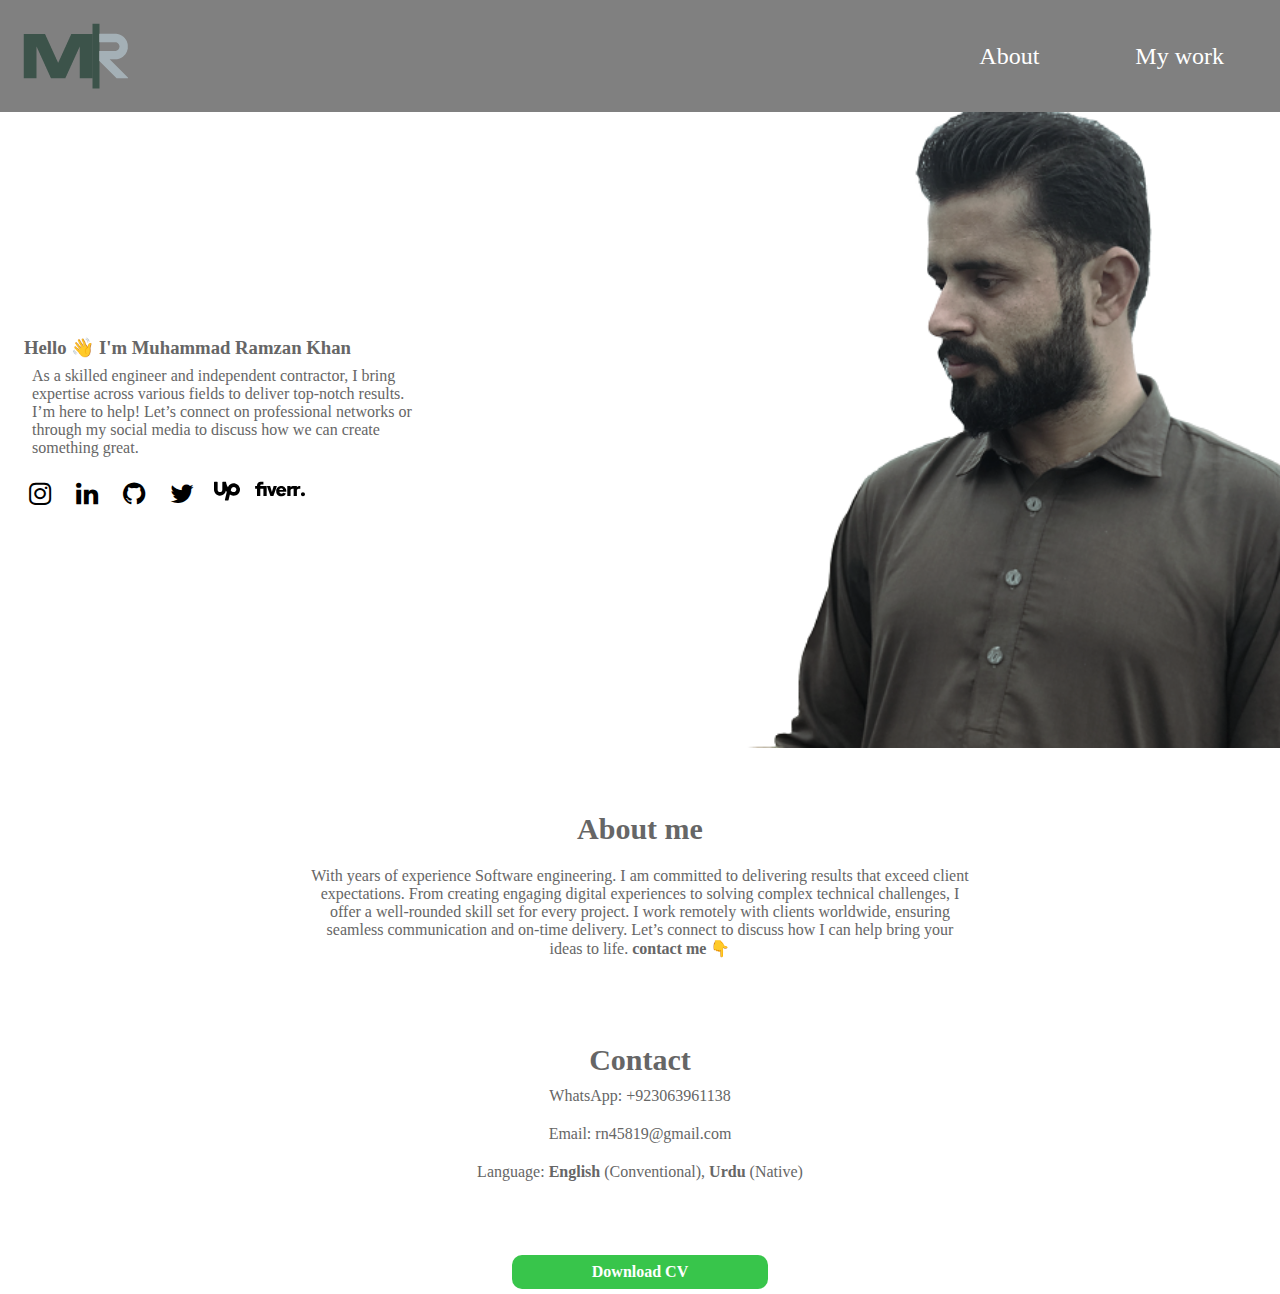
<file: index.html>
<!DOCTYPE html>
<html lang="en">

<head>
  <meta charset="UTF-8" />
  <meta http-equiv="X-UA-Compatible" content="IE=edge" />
  <meta name="viewport" content="width=device-width, initial-scale=1.0" />
  <link rel="stylesheet" href="./css/portfolio.css" />
  <link rel="stylesheet" href="https://cdnjs.cloudflare.com/ajax/libs/font-awesome/4.7.0/css/font-awesome.min.css" />
  <title>MRK</title>
  <link rel="shortcut icon" href="./image/RamanLogo.png" type="image/x-icon" />

  <meta property="og:title" content="Muhammad Ramzan Khan" />
  <meta property="og:image" content="./image/business card.png" />
  <meta property="og:url" content="https://ramzan1813.github.io/MY-Protfolio/" />
  <meta property="og:site_name" content="ramzankhan.tk" />
  <meta property="og:description" content="" />
  <meta name="twitter:title" content="Ramzan Niazi" />
  <meta name="twitter:image" content="" />
  <meta name="twitter:url" content="" />
  <meta name="twitter:card" content="" />

  <!-- <link rel="stylesheet" href="https://fontawesome.com/v4/icons/" /> -->

  <meta name="viewport" content="width=device-width, initial-scale=1" />
  <meta name="description" content="freelancer portfolio website" />
  <meta name="keywords"
    content="portfolio, freelancer,Muhammad Ramzan Khan,Ramzan Niazi, Ramzan Khan, portfolio developer, website developer,business card designer" />
  <meta name="author" content="Muhammad Ramzan Khan" />
</head>

<body>
  <nav class="nav">
    <img class="logo" src="./image/RamanLogo.png" alt="logo" />
    <ul>
      <li>
        <a href="#about">About</a>
      </li>
      <li>
        <a href="./work.html">My work</a>
      </li>
      <!-- <li><a href="#contact">Contact</a></li>
      <li><a href="./privacy.html">privacy</a></li> -->
    </ul>
  </nav>
  <section class="body">
    <section class="hero">
      <div class="intro">
        <!-- <div class="hero-container"> -->
          <h3>Hello <span>👋</span> <span>I'm Muhammad Ramzan Khan </span></h3>
          <p>
            As a skilled engineer and independent contractor, I bring expertise across various fields to deliver top-notch results. I’m here to help! Let’s connect on professional networks or through my social media to discuss how we can create something great.
          </p>
          
        <!-- </div> -->
        <div class="icons">
          <a href="https://www.instagram.com/ramzan.1813"><i class="fa fa-instagram"> </i></a>
          <a href="https://www.linkedin.com/in/ramzan-niazi-318358167/"><i class="fa fa-linkedin"> </i></a>
          <a href="https://github.com/ramzan1813">
            <i class="fa fa-github"> </i></a>
          <a href="https://twitter.com/RamzanNiazi85"><i class="fa fa-twitter"> </i></a>
          <!-- upwork -->
          <a href="https://www.upwork.com/freelancers/~01b09c96ef73072890"><svg class="fiverr"
              xmlns="http://www.w3.org/2000/svg" x="0px" y="0px" width="26" height="26" viewBox="0 0 50 50">
              <path
                d="M 1 9 C 0.448 9 0 9.448 0 10 L 0 24.115234 C 0 30.276234 4.6829844 35.631469 10.833984 35.980469 C 16.730984 36.314469 21.747875 32.176391 22.796875 26.650391 C 23.366875 27.420391 23.94625 28.135969 24.53125 28.792969 L 21.001953 43.771484 C 20.932953 44.069484 21.002406 44.380094 21.191406 44.621094 C 21.382406 44.859094 21.670563 45 21.976562 45 L 27.095703 45 C 27.559703 45 27.959406 44.687328 28.066406 44.236328 C 28.687406 41.615328 29.660969 37.508156 30.542969 33.785156 L 31.453125 34.3125 C 33.618125 35.4335 35.815 36 38 36 C 45.192 36 50.926 29.641 49.875 22.25 C 49.179 17.354 45.414078 13.318344 40.580078 12.277344 C 34.951078 11.064344 29.525359 13.949141 27.193359 18.744141 C 27.193359 18.744141 26.934562 19.318578 26.726562 19.892578 C 25.076563 17.046578 24.107609 14.094078 23.599609 11.955078 C 23.414609 11.175078 23.137469 9.762875 23.105469 9.671875 C 22.966469 9.268875 22.589109 9 22.162109 9 L 17 9 C 16.448 9 16 9.448 16 10 L 16 24.300781 C 16 26.649781 14.287219 28.750516 11.949219 28.978516 C 9.2672187 29.240516 7 27.13 7 24.5 L 7 10 C 7 9.448 6.552 9 6 9 L 1 9 z M 38 19 C 40.757 19 43 21.243 43 24 C 43 26.757 40.757 29 38 29 C 35.775 29 33.713531 27.658281 32.269531 26.488281 C 32.796531 24.263281 33.15025 22.773047 33.15625 22.748047 C 33.72425 20.541047 35.717 19 38 19 z">
              </path>
            </svg></a>

          <!-- fiverr -->
          <a href="https://www.fiverr.com/ramzan1813"><svg xmlns="http://www.w3.org/2000/svg" x="0px" y="0px" width="50"
              height="50" viewBox="0 0 24 24" class="fiverr">
              <path
                d="M20.112 10.776v-.738h-1.401l-.616-.011c-.526 0-.886.346-1.027.749v-.738h-1.568v4.787h1.568v-1.026V12.21c0-.477.387-.864.864-.864h.611v3.48h1.568v-1.026V12.21c0-.477.387-.864.864-.864h.779v-1.308l-.616-.011C20.613 10.027 20.254 10.374 20.112 10.776zM8.952 10.138L8.111 12.905 7.269 10.138 5.701 10.138 7.405 14.925 7.496 14.925 8.725 14.925 8.817 14.925 10.52 10.138zM2.544 10.138V9.819c0-.279.227-.506.506-.506h.99V8H2.68C1.739 8 .976 8.763.976 9.704v.434H.059v1.269h.917v3.518h1.568v-3.518H4.04v3.518h1.568v-3.518-1.269H4.04 2.544zM12.695 10.074h-.191c-1.285 0-2.326 1.041-2.326 2.326v.263c0 1.285 1.041 2.326 2.326 2.326h.424c.88 0 1.633-.543 1.942-1.312l-1.383-.404c0 0-.166.474-.742.474-.651 0-.997-.357-1.042-.761h0v-.002c-.003-.029-.005-.059-.005-.089h1.769 1.555V12.4C15.021 11.115 13.98 10.074 12.695 10.074zM11.699 11.972c.019-.43.373-.774.808-.774h.15c.435 0 .789.343.808.774H11.699zM23.025 13.086c-.539 0-.975.437-.975.975 0 .539.437.975.975.975.539 0 .975-.437.975-.975C24 13.522 23.563 13.086 23.025 13.086z">
              </path>
            </svg></a>
        </div>
      </div>
      <figure>
        <img src="image/profile for portfolio 01.png" alt="" sizes="" srcset="" width="700" height="800" />
      </figure>
    </section>
    <!-- about section -->
    <section id="about" class="project">
      <div class="project-info">
        <h1>About me</h1>
        <p>
          With years of experience Software engineering. I am committed to delivering results that exceed client
          expectations. From creating engaging digital experiences to solving complex technical challenges, I offer a well-rounded
          skill set for every project. I work remotely with clients worldwide, ensuring seamless communication and on-time
          delivery. Let’s connect to discuss how I can help bring your ideas to life.
          <b> contact me 👇</b>
        </p>
      </div>
    </section>

    <!-- content -->
    <section id="contact" class="contact">
      <div class="contact-info">
        <h1>Contact</h1>
        <p>WhatsApp: <span>+923063961138</span></p>
        <p>Email: <span>rn45819@gmail.com</span></p>

        <p>Language: <b>English</b> (Conventional), <b>Urdu</b> (Native)</p>
      </div>
    </section>
    <section class="contact btn-a">
      <a onclick="downloadCV()">Download CV</a>
    </section>
  </section>
  <script>
    function downloadCV() {
      const link = document.createElement('a');
      link.href = 'documents/MRK CDE one year.pdf';
      link.download = 'Muhammad_Ramzan_Khan_CV.pdf';
      link.click();
    }
  </script>
</body>

</html>
</file>
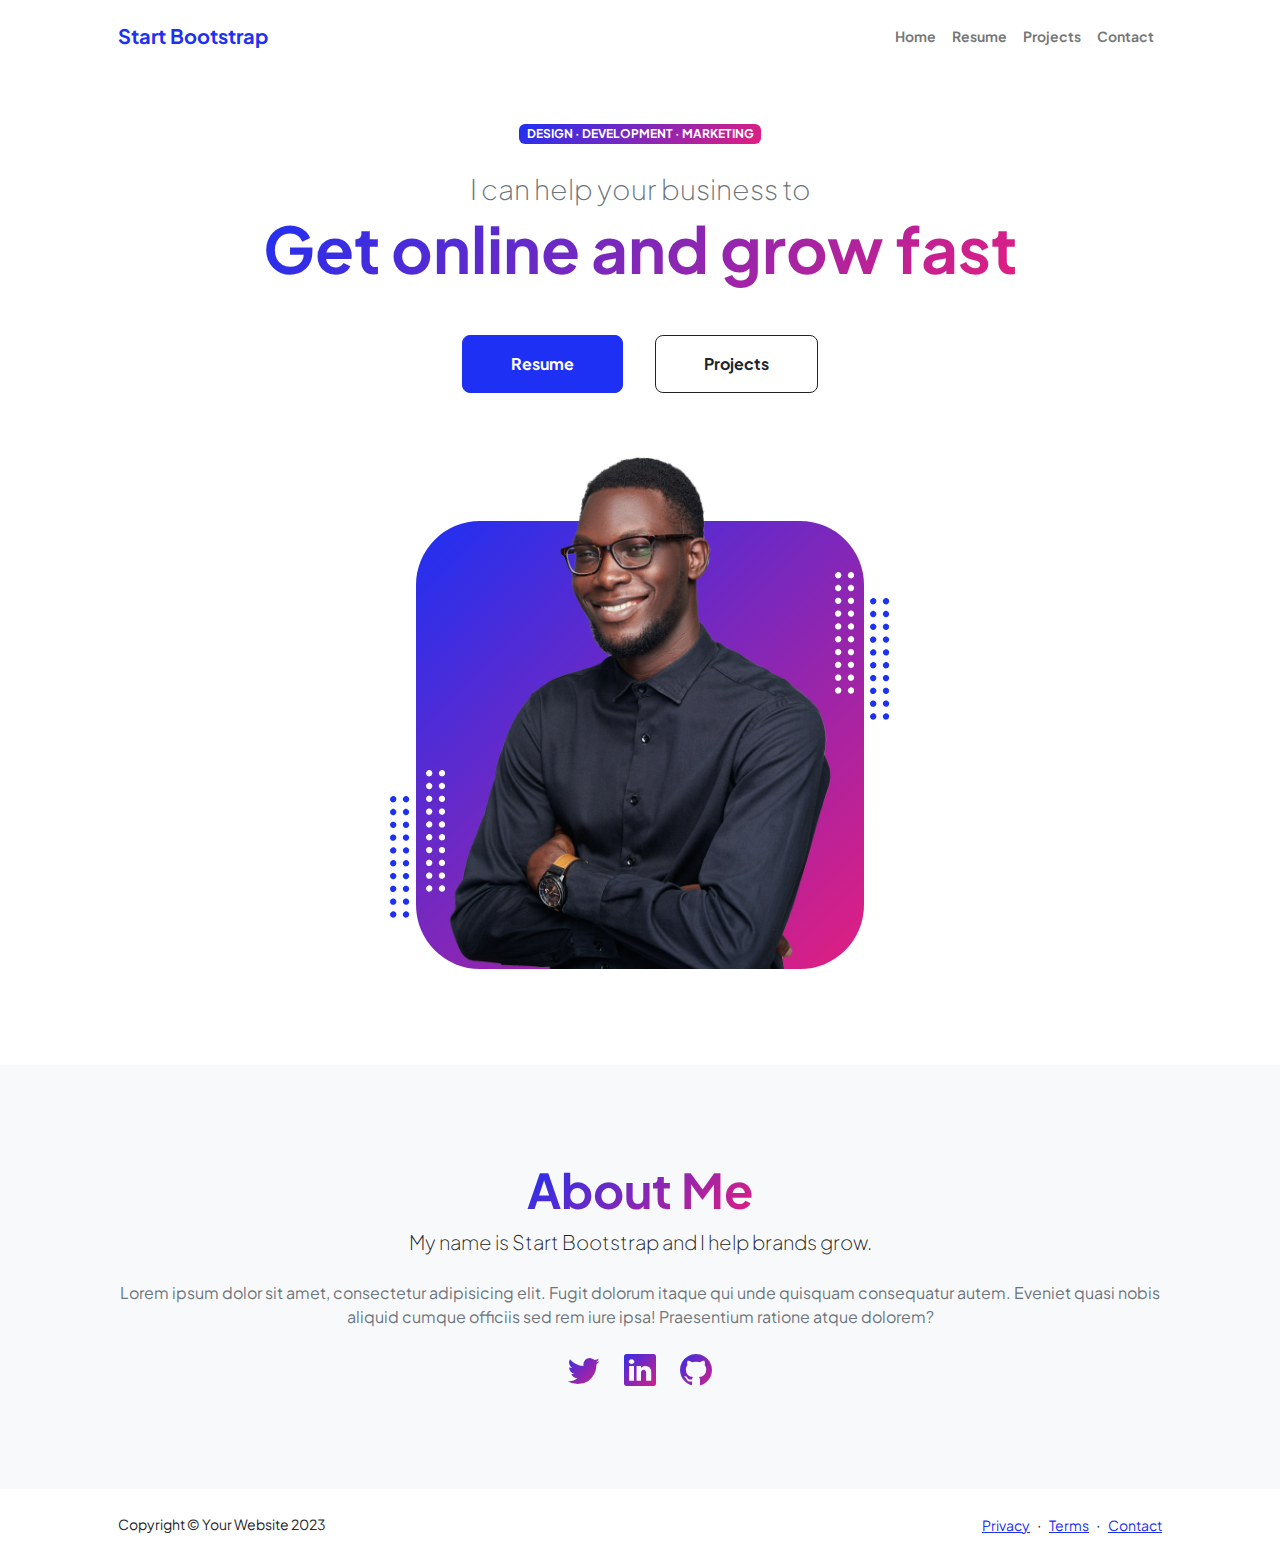
<file: dist/index.html>
<!DOCTYPE html>
<html lang="en">
    <head>
        <meta charset="utf-8" />
        <meta name="viewport" content="width=device-width, initial-scale=1, shrink-to-fit=no" />
        <meta name="description" content="" />
        <meta name="author" content="" />
        <title>Personal - Start Bootstrap Theme</title>
        <!-- Favicon-->
        <link rel="icon" type="image/x-icon" href="assets/favicon.ico" />
        <!-- Custom Google font-->
        <link rel="preconnect" href="https://fonts.googleapis.com" />
        <link rel="preconnect" href="https://fonts.gstatic.com" crossorigin />
        <link href="https://fonts.googleapis.com/css2?family=Plus+Jakarta+Sans:wght@100;200;300;400;500;600;700;800;900&amp;display=swap" rel="stylesheet" />
        <!-- Bootstrap icons-->
        <link href="https://cdn.jsdelivr.net/npm/bootstrap-icons@1.8.1/font/bootstrap-icons.css" rel="stylesheet" />
        <!-- Core theme CSS (includes Bootstrap)-->
        <link href="css/styles.css" rel="stylesheet" />
    </head>
    <body class="d-flex flex-column h-100">
        <main class="flex-shrink-0">
            <!-- Navigation-->
            <nav class="navbar navbar-expand-lg navbar-light bg-white py-3">
                <div class="container px-5">
                    <a class="navbar-brand" href="index.html"><span class="fw-bolder text-primary">Start Bootstrap</span></a>
                    <button class="navbar-toggler" type="button" data-bs-toggle="collapse" data-bs-target="#navbarSupportedContent" aria-controls="navbarSupportedContent" aria-expanded="false" aria-label="Toggle navigation"><span class="navbar-toggler-icon"></span></button>
                    <div class="collapse navbar-collapse" id="navbarSupportedContent">
                        <ul class="navbar-nav ms-auto mb-2 mb-lg-0 small fw-bolder">
                            <li class="nav-item"><a class="nav-link" href="index.html">Home</a></li>
                            <li class="nav-item"><a class="nav-link" href="resume.html">Resume</a></li>
                            <li class="nav-item"><a class="nav-link" href="projects.html">Projects</a></li>
                            <li class="nav-item"><a class="nav-link" href="contact.html">Contact</a></li>
                        </ul>
                    </div>
                </div>
            </nav>
            <!-- Header-->
            <header class="py-5">
                <div class="container px-5 pb-5">
                    <div class="row gx-5 align-items-center">
                        <div class="col-xxl-5">
                            <!-- Header text content-->
                            <div class="text-center text-xxl-start">
                                <div class="badge bg-gradient-primary-to-secondary text-white mb-4"><div class="text-uppercase">Design &middot; Development &middot; Marketing</div></div>
                                <div class="fs-3 fw-light text-muted">I can help your business to</div>
                                <h1 class="display-3 fw-bolder mb-5"><span class="text-gradient d-inline">Get online and grow fast</span></h1>
                                <div class="d-grid gap-3 d-sm-flex justify-content-sm-center justify-content-xxl-start mb-3">
                                    <a class="btn btn-primary btn-lg px-5 py-3 me-sm-3 fs-6 fw-bolder" href="resume.html">Resume</a>
                                    <a class="btn btn-outline-dark btn-lg px-5 py-3 fs-6 fw-bolder" href="projects.html">Projects</a>
                                </div>
                            </div>
                        </div>
                        <div class="col-xxl-7">
                            <!-- Header profile picture-->
                            <div class="d-flex justify-content-center mt-5 mt-xxl-0">
                                <div class="profile bg-gradient-primary-to-secondary">
                                    <!-- TIP: For best results, use a photo with a transparent background like the demo example below-->
                                    <!-- Watch a tutorial on how to do this on YouTube (link)-->
                                    <img class="profile-img" src="assets/profile.png" alt="..." />
                                    <div class="dots-1">
                                        <!-- SVG Dots-->
                                        <svg version="1.1" xmlns="http://www.w3.org/2000/svg" xmlns:xlink="http://www.w3.org/1999/xlink" x="0px" y="0px" viewBox="0 0 191.6 1215.4" style="enable-background: new 0 0 191.6 1215.4" xml:space="preserve">
                                            <g transform="translate(0.000000,1280.000000) scale(0.100000,-0.100000)">
                                                <path d="M227.7,12788.6c-105-35-200-141-222-248c-43-206,163-412,369-369c155,32,275,190,260,339c-11,105-90,213-190,262        C383.7,12801.6,289.7,12808.6,227.7,12788.6z"></path>
                                                <path d="M1507.7,12788.6c-151-50-253-216-222-362c25-119,136-230,254-255c194-41,395,142,375,339c-11,105-90,213-190,262        C1663.7,12801.6,1569.7,12808.6,1507.7,12788.6z"></path>
                                                <path d="M227.7,11508.6c-105-35-200-141-222-248c-43-206,163-412,369-369c155,32,275,190,260,339c-11,105-90,213-190,262        C383.7,11521.6,289.7,11528.6,227.7,11508.6z"></path>
                                                <path d="M1507.7,11508.6c-151-50-253-216-222-362c25-119,136-230,254-255c194-41,395,142,375,339c-11,105-90,213-190,262        C1663.7,11521.6,1569.7,11528.6,1507.7,11508.6z"></path>
                                                <path d="M227.7,10228.6c-105-35-200-141-222-248c-43-206,163-412,369-369c155,32,275,190,260,339c-11,105-90,213-190,262        C383.7,10241.6,289.7,10248.6,227.7,10228.6z"></path>
                                                <path d="M1507.7,10228.6c-105-35-200-141-222-248c-43-206,163-412,369-369c155,32,275,190,260,339c-11,105-90,213-190,262        C1663.7,10241.6,1569.7,10248.6,1507.7,10228.6z"></path>
                                                <path d="M227.7,8948.6c-105-35-200-141-222-248c-43-206,163-412,369-369c155,32,275,190,260,339c-11,105-90,213-190,262        C383.7,8961.6,289.7,8968.6,227.7,8948.6z"></path>
                                                <path d="M1507.7,8948.6c-105-35-200-141-222-248c-43-206,163-412,369-369c155,32,275,190,260,339c-11,105-90,213-190,262        C1663.7,8961.6,1569.7,8968.6,1507.7,8948.6z"></path>
                                                <path d="M227.7,7668.6c-105-35-200-141-222-248c-43-206,163-412,369-369c155,32,275,190,260,339c-11,105-90,213-190,262        C383.7,7681.6,289.7,7688.6,227.7,7668.6z"></path>
                                                <path d="M1507.7,7668.6c-105-35-200-141-222-248c-43-206,163-412,369-369c155,32,275,190,260,339c-11,105-90,213-190,262        C1663.7,7681.6,1569.7,7688.6,1507.7,7668.6z"></path>
                                                <path d="M227.7,6388.6c-105-35-200-141-222-248c-43-206,163-412,369-369c155,32,275,190,260,339c-11,105-90,213-190,262        C383.7,6401.6,289.7,6408.6,227.7,6388.6z"></path>
                                                <path d="M1507.7,6388.6c-105-35-200-141-222-248c-43-206,163-412,369-369c155,32,275,190,260,339c-11,105-90,213-190,262        C1663.7,6401.6,1569.7,6408.6,1507.7,6388.6z"></path>
                                                <path d="M227.7,5108.6c-105-35-200-141-222-248c-43-206,163-412,369-369c155,32,275,190,260,339c-11,105-90,213-190,262        C383.7,5121.6,289.7,5128.6,227.7,5108.6z"></path>
                                                <path d="M1507.7,5108.6c-105-35-200-141-222-248c-43-206,163-412,369-369c155,32,275,190,260,339c-11,105-90,213-190,262        C1663.7,5121.6,1569.7,5128.6,1507.7,5108.6z"></path>
                                                <path d="M227.7,3828.6c-105-35-200-141-222-248c-43-206,163-412,369-369c155,32,275,190,260,339c-11,105-90,213-190,262        C383.7,3841.6,289.7,3848.6,227.7,3828.6z"></path>
                                                <path d="M1507.7,3828.6c-105-35-200-141-222-248c-43-206,163-412,369-369c155,32,275,190,260,339c-11,105-90,213-190,262        C1663.7,3841.6,1569.7,3848.6,1507.7,3828.6z"></path>
                                                <path d="M227.7,2548.6c-105-35-200-141-222-248c-43-206,163-412,369-369c155,32,275,190,260,339c-11,105-90,213-190,262        C383.7,2561.6,289.7,2568.6,227.7,2548.6z"></path>
                                                <path d="M1507.7,2548.6c-105-35-200-141-222-248c-43-206,163-412,369-369c155,32,275,190,260,339c-11,105-90,213-190,262        C1663.7,2561.6,1569.7,2568.6,1507.7,2548.6z"></path>
                                                <path d="M227.7,1268.6c-105-35-200-141-222-248c-43-206,163-412,369-369c155,32,275,190,260,339c-11,105-90,213-190,262        C383.7,1281.6,289.7,1288.6,227.7,1268.6z"></path>
                                                <path d="M1507.7,1268.6c-105-35-200-141-222-248c-43-206,163-412,369-369c155,32,275,190,260,339c-11,105-90,213-190,262        C1663.7,1281.6,1569.7,1288.6,1507.7,1268.6z"></path>
                                            </g>
                                        </svg>
                                        <!-- END of SVG dots-->
                                    </div>
                                    <div class="dots-2">
                                        <!-- SVG Dots-->
                                        <svg version="1.1" xmlns="http://www.w3.org/2000/svg" xmlns:xlink="http://www.w3.org/1999/xlink" x="0px" y="0px" viewBox="0 0 191.6 1215.4" style="enable-background: new 0 0 191.6 1215.4" xml:space="preserve">
                                            <g transform="translate(0.000000,1280.000000) scale(0.100000,-0.100000)">
                                                <path d="M227.7,12788.6c-105-35-200-141-222-248c-43-206,163-412,369-369c155,32,275,190,260,339c-11,105-90,213-190,262        C383.7,12801.6,289.7,12808.6,227.7,12788.6z"></path>
                                                <path d="M1507.7,12788.6c-151-50-253-216-222-362c25-119,136-230,254-255c194-41,395,142,375,339c-11,105-90,213-190,262        C1663.7,12801.6,1569.7,12808.6,1507.7,12788.6z"></path>
                                                <path d="M227.7,11508.6c-105-35-200-141-222-248c-43-206,163-412,369-369c155,32,275,190,260,339c-11,105-90,213-190,262        C383.7,11521.6,289.7,11528.6,227.7,11508.6z"></path>
                                                <path d="M1507.7,11508.6c-151-50-253-216-222-362c25-119,136-230,254-255c194-41,395,142,375,339c-11,105-90,213-190,262        C1663.7,11521.6,1569.7,11528.6,1507.7,11508.6z"></path>
                                                <path d="M227.7,10228.6c-105-35-200-141-222-248c-43-206,163-412,369-369c155,32,275,190,260,339c-11,105-90,213-190,262        C383.7,10241.6,289.7,10248.6,227.7,10228.6z"></path>
                                                <path d="M1507.7,10228.6c-105-35-200-141-222-248c-43-206,163-412,369-369c155,32,275,190,260,339c-11,105-90,213-190,262        C1663.7,10241.6,1569.7,10248.6,1507.7,10228.6z"></path>
                                                <path d="M227.7,8948.6c-105-35-200-141-222-248c-43-206,163-412,369-369c155,32,275,190,260,339c-11,105-90,213-190,262        C383.7,8961.6,289.7,8968.6,227.7,8948.6z"></path>
                                                <path d="M1507.7,8948.6c-105-35-200-141-222-248c-43-206,163-412,369-369c155,32,275,190,260,339c-11,105-90,213-190,262        C1663.7,8961.6,1569.7,8968.6,1507.7,8948.6z"></path>
                                                <path d="M227.7,7668.6c-105-35-200-141-222-248c-43-206,163-412,369-369c155,32,275,190,260,339c-11,105-90,213-190,262        C383.7,7681.6,289.7,7688.6,227.7,7668.6z"></path>
                                                <path d="M1507.7,7668.6c-105-35-200-141-222-248c-43-206,163-412,369-369c155,32,275,190,260,339c-11,105-90,213-190,262        C1663.7,7681.6,1569.7,7688.6,1507.7,7668.6z"></path>
                                                <path d="M227.7,6388.6c-105-35-200-141-222-248c-43-206,163-412,369-369c155,32,275,190,260,339c-11,105-90,213-190,262        C383.7,6401.6,289.7,6408.6,227.7,6388.6z"></path>
                                                <path d="M1507.7,6388.6c-105-35-200-141-222-248c-43-206,163-412,369-369c155,32,275,190,260,339c-11,105-90,213-190,262        C1663.7,6401.6,1569.7,6408.6,1507.7,6388.6z"></path>
                                                <path d="M227.7,5108.6c-105-35-200-141-222-248c-43-206,163-412,369-369c155,32,275,190,260,339c-11,105-90,213-190,262        C383.7,5121.6,289.7,5128.6,227.7,5108.6z"></path>
                                                <path d="M1507.7,5108.6c-105-35-200-141-222-248c-43-206,163-412,369-369c155,32,275,190,260,339c-11,105-90,213-190,262        C1663.7,5121.6,1569.7,5128.6,1507.7,5108.6z"></path>
                                                <path d="M227.7,3828.6c-105-35-200-141-222-248c-43-206,163-412,369-369c155,32,275,190,260,339c-11,105-90,213-190,262        C383.7,3841.6,289.7,3848.6,227.7,3828.6z"></path>
                                                <path d="M1507.7,3828.6c-105-35-200-141-222-248c-43-206,163-412,369-369c155,32,275,190,260,339c-11,105-90,213-190,262        C1663.7,3841.6,1569.7,3848.6,1507.7,3828.6z"></path>
                                                <path d="M227.7,2548.6c-105-35-200-141-222-248c-43-206,163-412,369-369c155,32,275,190,260,339c-11,105-90,213-190,262        C383.7,2561.6,289.7,2568.6,227.7,2548.6z"></path>
                                                <path d="M1507.7,2548.6c-105-35-200-141-222-248c-43-206,163-412,369-369c155,32,275,190,260,339c-11,105-90,213-190,262        C1663.7,2561.6,1569.7,2568.6,1507.7,2548.6z"></path>
                                                <path d="M227.7,1268.6c-105-35-200-141-222-248c-43-206,163-412,369-369c155,32,275,190,260,339c-11,105-90,213-190,262        C383.7,1281.6,289.7,1288.6,227.7,1268.6z"></path>
                                                <path d="M1507.7,1268.6c-105-35-200-141-222-248c-43-206,163-412,369-369c155,32,275,190,260,339c-11,105-90,213-190,262        C1663.7,1281.6,1569.7,1288.6,1507.7,1268.6z"></path>
                                            </g>
                                        </svg>
                                        <!-- END of SVG dots-->
                                    </div>
                                    <div class="dots-3">
                                        <!-- SVG Dots-->
                                        <svg version="1.1" xmlns="http://www.w3.org/2000/svg" xmlns:xlink="http://www.w3.org/1999/xlink" x="0px" y="0px" viewBox="0 0 191.6 1215.4" style="enable-background: new 0 0 191.6 1215.4" xml:space="preserve">
                                            <g transform="translate(0.000000,1280.000000) scale(0.100000,-0.100000)">
                                                <path d="M227.7,12788.6c-105-35-200-141-222-248c-43-206,163-412,369-369c155,32,275,190,260,339c-11,105-90,213-190,262        C383.7,12801.6,289.7,12808.6,227.7,12788.6z"></path>
                                                <path d="M1507.7,12788.6c-151-50-253-216-222-362c25-119,136-230,254-255c194-41,395,142,375,339c-11,105-90,213-190,262        C1663.7,12801.6,1569.7,12808.6,1507.7,12788.6z"></path>
                                                <path d="M227.7,11508.6c-105-35-200-141-222-248c-43-206,163-412,369-369c155,32,275,190,260,339c-11,105-90,213-190,262        C383.7,11521.6,289.7,11528.6,227.7,11508.6z"></path>
                                                <path d="M1507.7,11508.6c-151-50-253-216-222-362c25-119,136-230,254-255c194-41,395,142,375,339c-11,105-90,213-190,262        C1663.7,11521.6,1569.7,11528.6,1507.7,11508.6z"></path>
                                                <path d="M227.7,10228.6c-105-35-200-141-222-248c-43-206,163-412,369-369c155,32,275,190,260,339c-11,105-90,213-190,262        C383.7,10241.6,289.7,10248.6,227.7,10228.6z"></path>
                                                <path d="M1507.7,10228.6c-105-35-200-141-222-248c-43-206,163-412,369-369c155,32,275,190,260,339c-11,105-90,213-190,262        C1663.7,10241.6,1569.7,10248.6,1507.7,10228.6z"></path>
                                                <path d="M227.7,8948.6c-105-35-200-141-222-248c-43-206,163-412,369-369c155,32,275,190,260,339c-11,105-90,213-190,262        C383.7,8961.6,289.7,8968.6,227.7,8948.6z"></path>
                                                <path d="M1507.7,8948.6c-105-35-200-141-222-248c-43-206,163-412,369-369c155,32,275,190,260,339c-11,105-90,213-190,262        C1663.7,8961.6,1569.7,8968.6,1507.7,8948.6z"></path>
                                                <path d="M227.7,7668.6c-105-35-200-141-222-248c-43-206,163-412,369-369c155,32,275,190,260,339c-11,105-90,213-190,262        C383.7,7681.6,289.7,7688.6,227.7,7668.6z"></path>
                                                <path d="M1507.7,7668.6c-105-35-200-141-222-248c-43-206,163-412,369-369c155,32,275,190,260,339c-11,105-90,213-190,262        C1663.7,7681.6,1569.7,7688.6,1507.7,7668.6z"></path>
                                                <path d="M227.7,6388.6c-105-35-200-141-222-248c-43-206,163-412,369-369c155,32,275,190,260,339c-11,105-90,213-190,262        C383.7,6401.6,289.7,6408.6,227.7,6388.6z"></path>
                                                <path d="M1507.7,6388.6c-105-35-200-141-222-248c-43-206,163-412,369-369c155,32,275,190,260,339c-11,105-90,213-190,262        C1663.7,6401.6,1569.7,6408.6,1507.7,6388.6z"></path>
                                                <path d="M227.7,5108.6c-105-35-200-141-222-248c-43-206,163-412,369-369c155,32,275,190,260,339c-11,105-90,213-190,262        C383.7,5121.6,289.7,5128.6,227.7,5108.6z"></path>
                                                <path d="M1507.7,5108.6c-105-35-200-141-222-248c-43-206,163-412,369-369c155,32,275,190,260,339c-11,105-90,213-190,262        C1663.7,5121.6,1569.7,5128.6,1507.7,5108.6z"></path>
                                                <path d="M227.7,3828.6c-105-35-200-141-222-248c-43-206,163-412,369-369c155,32,275,190,260,339c-11,105-90,213-190,262        C383.7,3841.6,289.7,3848.6,227.7,3828.6z"></path>
                                                <path d="M1507.7,3828.6c-105-35-200-141-222-248c-43-206,163-412,369-369c155,32,275,190,260,339c-11,105-90,213-190,262        C1663.7,3841.6,1569.7,3848.6,1507.7,3828.6z"></path>
                                                <path d="M227.7,2548.6c-105-35-200-141-222-248c-43-206,163-412,369-369c155,32,275,190,260,339c-11,105-90,213-190,262        C383.7,2561.6,289.7,2568.6,227.7,2548.6z"></path>
                                                <path d="M1507.7,2548.6c-105-35-200-141-222-248c-43-206,163-412,369-369c155,32,275,190,260,339c-11,105-90,213-190,262        C1663.7,2561.6,1569.7,2568.6,1507.7,2548.6z"></path>
                                                <path d="M227.7,1268.6c-105-35-200-141-222-248c-43-206,163-412,369-369c155,32,275,190,260,339c-11,105-90,213-190,262        C383.7,1281.6,289.7,1288.6,227.7,1268.6z"></path>
                                                <path d="M1507.7,1268.6c-105-35-200-141-222-248c-43-206,163-412,369-369c155,32,275,190,260,339c-11,105-90,213-190,262        C1663.7,1281.6,1569.7,1288.6,1507.7,1268.6z"></path>
                                            </g>
                                        </svg>
                                        <!-- END of SVG dots-->
                                    </div>
                                    <div class="dots-4">
                                        <!-- SVG Dots-->
                                        <svg version="1.1" xmlns="http://www.w3.org/2000/svg" xmlns:xlink="http://www.w3.org/1999/xlink" x="0px" y="0px" viewBox="0 0 191.6 1215.4" style="enable-background: new 0 0 191.6 1215.4" xml:space="preserve">
                                            <g transform="translate(0.000000,1280.000000) scale(0.100000,-0.100000)">
                                                <path d="M227.7,12788.6c-105-35-200-141-222-248c-43-206,163-412,369-369c155,32,275,190,260,339c-11,105-90,213-190,262        C383.7,12801.6,289.7,12808.6,227.7,12788.6z"></path>
                                                <path d="M1507.7,12788.6c-151-50-253-216-222-362c25-119,136-230,254-255c194-41,395,142,375,339c-11,105-90,213-190,262        C1663.7,12801.6,1569.7,12808.6,1507.7,12788.6z"></path>
                                                <path d="M227.7,11508.6c-105-35-200-141-222-248c-43-206,163-412,369-369c155,32,275,190,260,339c-11,105-90,213-190,262        C383.7,11521.6,289.7,11528.6,227.7,11508.6z"></path>
                                                <path d="M1507.7,11508.6c-151-50-253-216-222-362c25-119,136-230,254-255c194-41,395,142,375,339c-11,105-90,213-190,262        C1663.7,11521.6,1569.7,11528.6,1507.7,11508.6z"></path>
                                                <path d="M227.7,10228.6c-105-35-200-141-222-248c-43-206,163-412,369-369c155,32,275,190,260,339c-11,105-90,213-190,262        C383.7,10241.6,289.7,10248.6,227.7,10228.6z"></path>
                                                <path d="M1507.7,10228.6c-105-35-200-141-222-248c-43-206,163-412,369-369c155,32,275,190,260,339c-11,105-90,213-190,262        C1663.7,10241.6,1569.7,10248.6,1507.7,10228.6z"></path>
                                                <path d="M227.7,8948.6c-105-35-200-141-222-248c-43-206,163-412,369-369c155,32,275,190,260,339c-11,105-90,213-190,262        C383.7,8961.6,289.7,8968.6,227.7,8948.6z"></path>
                                                <path d="M1507.7,8948.6c-105-35-200-141-222-248c-43-206,163-412,369-369c155,32,275,190,260,339c-11,105-90,213-190,262        C1663.7,8961.6,1569.7,8968.6,1507.7,8948.6z"></path>
                                                <path d="M227.7,7668.6c-105-35-200-141-222-248c-43-206,163-412,369-369c155,32,275,190,260,339c-11,105-90,213-190,262        C383.7,7681.6,289.7,7688.6,227.7,7668.6z"></path>
                                                <path d="M1507.7,7668.6c-105-35-200-141-222-248c-43-206,163-412,369-369c155,32,275,190,260,339c-11,105-90,213-190,262        C1663.7,7681.6,1569.7,7688.6,1507.7,7668.6z"></path>
                                                <path d="M227.7,6388.6c-105-35-200-141-222-248c-43-206,163-412,369-369c155,32,275,190,260,339c-11,105-90,213-190,262        C383.7,6401.6,289.7,6408.6,227.7,6388.6z"></path>
                                                <path d="M1507.7,6388.6c-105-35-200-141-222-248c-43-206,163-412,369-369c155,32,275,190,260,339c-11,105-90,213-190,262        C1663.7,6401.6,1569.7,6408.6,1507.7,6388.6z"></path>
                                                <path d="M227.7,5108.6c-105-35-200-141-222-248c-43-206,163-412,369-369c155,32,275,190,260,339c-11,105-90,213-190,262        C383.7,5121.6,289.7,5128.6,227.7,5108.6z"></path>
                                                <path d="M1507.7,5108.6c-105-35-200-141-222-248c-43-206,163-412,369-369c155,32,275,190,260,339c-11,105-90,213-190,262        C1663.7,5121.6,1569.7,5128.6,1507.7,5108.6z"></path>
                                                <path d="M227.7,3828.6c-105-35-200-141-222-248c-43-206,163-412,369-369c155,32,275,190,260,339c-11,105-90,213-190,262        C383.7,3841.6,289.7,3848.6,227.7,3828.6z"></path>
                                                <path d="M1507.7,3828.6c-105-35-200-141-222-248c-43-206,163-412,369-369c155,32,275,190,260,339c-11,105-90,213-190,262        C1663.7,3841.6,1569.7,3848.6,1507.7,3828.6z"></path>
                                                <path d="M227.7,2548.6c-105-35-200-141-222-248c-43-206,163-412,369-369c155,32,275,190,260,339c-11,105-90,213-190,262        C383.7,2561.6,289.7,2568.6,227.7,2548.6z"></path>
                                                <path d="M1507.7,2548.6c-105-35-200-141-222-248c-43-206,163-412,369-369c155,32,275,190,260,339c-11,105-90,213-190,262        C1663.7,2561.6,1569.7,2568.6,1507.7,2548.6z"></path>
                                                <path d="M227.7,1268.6c-105-35-200-141-222-248c-43-206,163-412,369-369c155,32,275,190,260,339c-11,105-90,213-190,262        C383.7,1281.6,289.7,1288.6,227.7,1268.6z"></path>
                                                <path d="M1507.7,1268.6c-105-35-200-141-222-248c-43-206,163-412,369-369c155,32,275,190,260,339c-11,105-90,213-190,262        C1663.7,1281.6,1569.7,1288.6,1507.7,1268.6z"></path>
                                            </g>
                                        </svg>
                                        <!-- END of SVG dots-->
                                    </div>
                                </div>
                            </div>
                        </div>
                    </div>
                </div>
            </header>
            <!-- About Section-->
            <section class="bg-light py-5">
                <div class="container px-5">
                    <div class="row gx-5 justify-content-center">
                        <div class="col-xxl-8">
                            <div class="text-center my-5">
                                <h2 class="display-5 fw-bolder"><span class="text-gradient d-inline">About Me</span></h2>
                                <p class="lead fw-light mb-4">My name is Start Bootstrap and I help brands grow.</p>
                                <p class="text-muted">Lorem ipsum dolor sit amet, consectetur adipisicing elit. Fugit dolorum itaque qui unde quisquam consequatur autem. Eveniet quasi nobis aliquid cumque officiis sed rem iure ipsa! Praesentium ratione atque dolorem?</p>
                                <div class="d-flex justify-content-center fs-2 gap-4">
                                    <a class="text-gradient" href="#!"><i class="bi bi-twitter"></i></a>
                                    <a class="text-gradient" href="#!"><i class="bi bi-linkedin"></i></a>
                                    <a class="text-gradient" href="#!"><i class="bi bi-github"></i></a>
                                </div>
                            </div>
                        </div>
                    </div>
                </div>
            </section>
        </main>
        <!-- Footer-->
        <footer class="bg-white py-4 mt-auto">
            <div class="container px-5">
                <div class="row align-items-center justify-content-between flex-column flex-sm-row">
                    <div class="col-auto"><div class="small m-0">Copyright &copy; Your Website 2023</div></div>
                    <div class="col-auto">
                        <a class="small" href="#!">Privacy</a>
                        <span class="mx-1">&middot;</span>
                        <a class="small" href="#!">Terms</a>
                        <span class="mx-1">&middot;</span>
                        <a class="small" href="#!">Contact</a>
                    </div>
                </div>
            </div>
        </footer>
        <!-- Bootstrap core JS-->
        <script src="https://cdn.jsdelivr.net/npm/bootstrap@5.2.3/dist/js/bootstrap.bundle.min.js"></script>
        <!-- Core theme JS-->
        <script src="js/scripts.js"></script>
    </body>
</html>
</file>
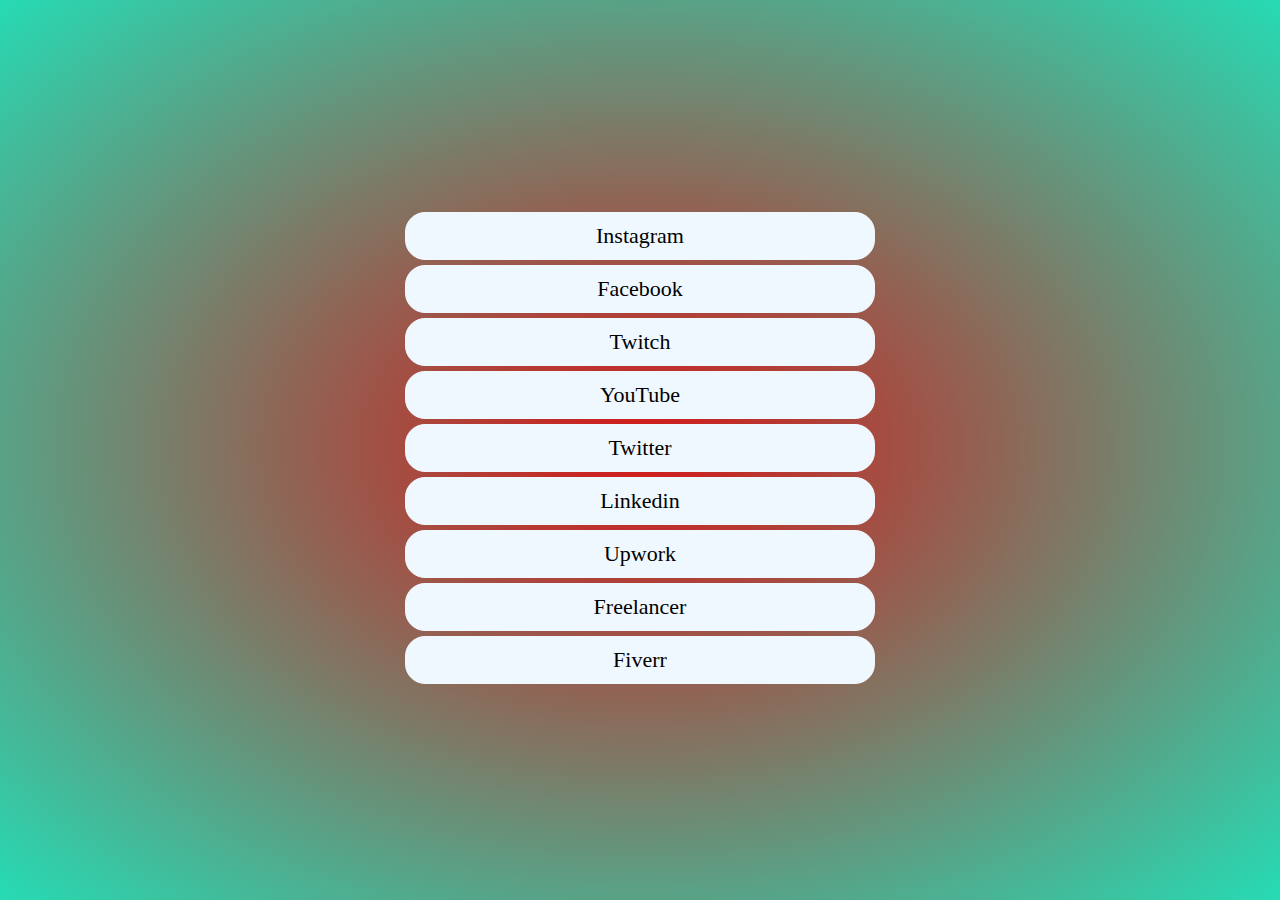
<file: index01.html>
<!DOCTYPE html>
<html lang="en">
  <head>
    <meta charset="UTF-8" />
    <meta http-equiv="X-UA-Compatible" content="IE=edge" />
    <meta name="viewport" content="width=device-width, initial-scale=1.0" />
    <link rel="stylesheet" href="stylesheet.css" />
    <link
      rel="stylesheet"
      href="https://cdnjs.cloudflare.com/ajax/libs/font-awesome/4.7.0/css/font-awesome.min.css"
    />
    <!-- <link rel="stylesheet" href="https://fontawesome.com/v4/icons/" /> -->

    <title>Ramzan Khan</title>
  </head>
  <body>
    <div class="container">
      <ul class="ul">
        <li>
          <a href="https://www.instagram.com/ramzan.1813/">Instagram</a>
        </li>
        <li>
          <a href="https://www.facebook.com/gaming/jonyboy1818"> Facebook</a>
        </li>
        <li>
          <a href="https://www.twitch.tv/loveisless55"> Twitch</a>
        </li>
        <li>
          <i></i><a href="https://www.youtube.com/@JaniBoy1813"> YouTube</a>
        </li>
        <li><i></i><a href="https://twitter.com/RamzanNiazi85">Twitter</a></li>
        <li>
          <a href="https://www.linkedin.com/in/ramzan-niazi-318358167/">
            Linkedin</a
          >
        </li>
        <li>
          <a href="https://www.upwork.com/freelancers/~01b09c96ef73072890">
            Upwork</a
          >
        </li>
        <li>
          <a href="https://www.freelancer.com/u/ramzan1813"> Freelancer</a>
        </li>
        <li>
          <a href="https://www.fiverr.com/ramzan1813"> Fiverr</a>
        </li>
      </ul>
    </div>
  </body>
</html>
</file>
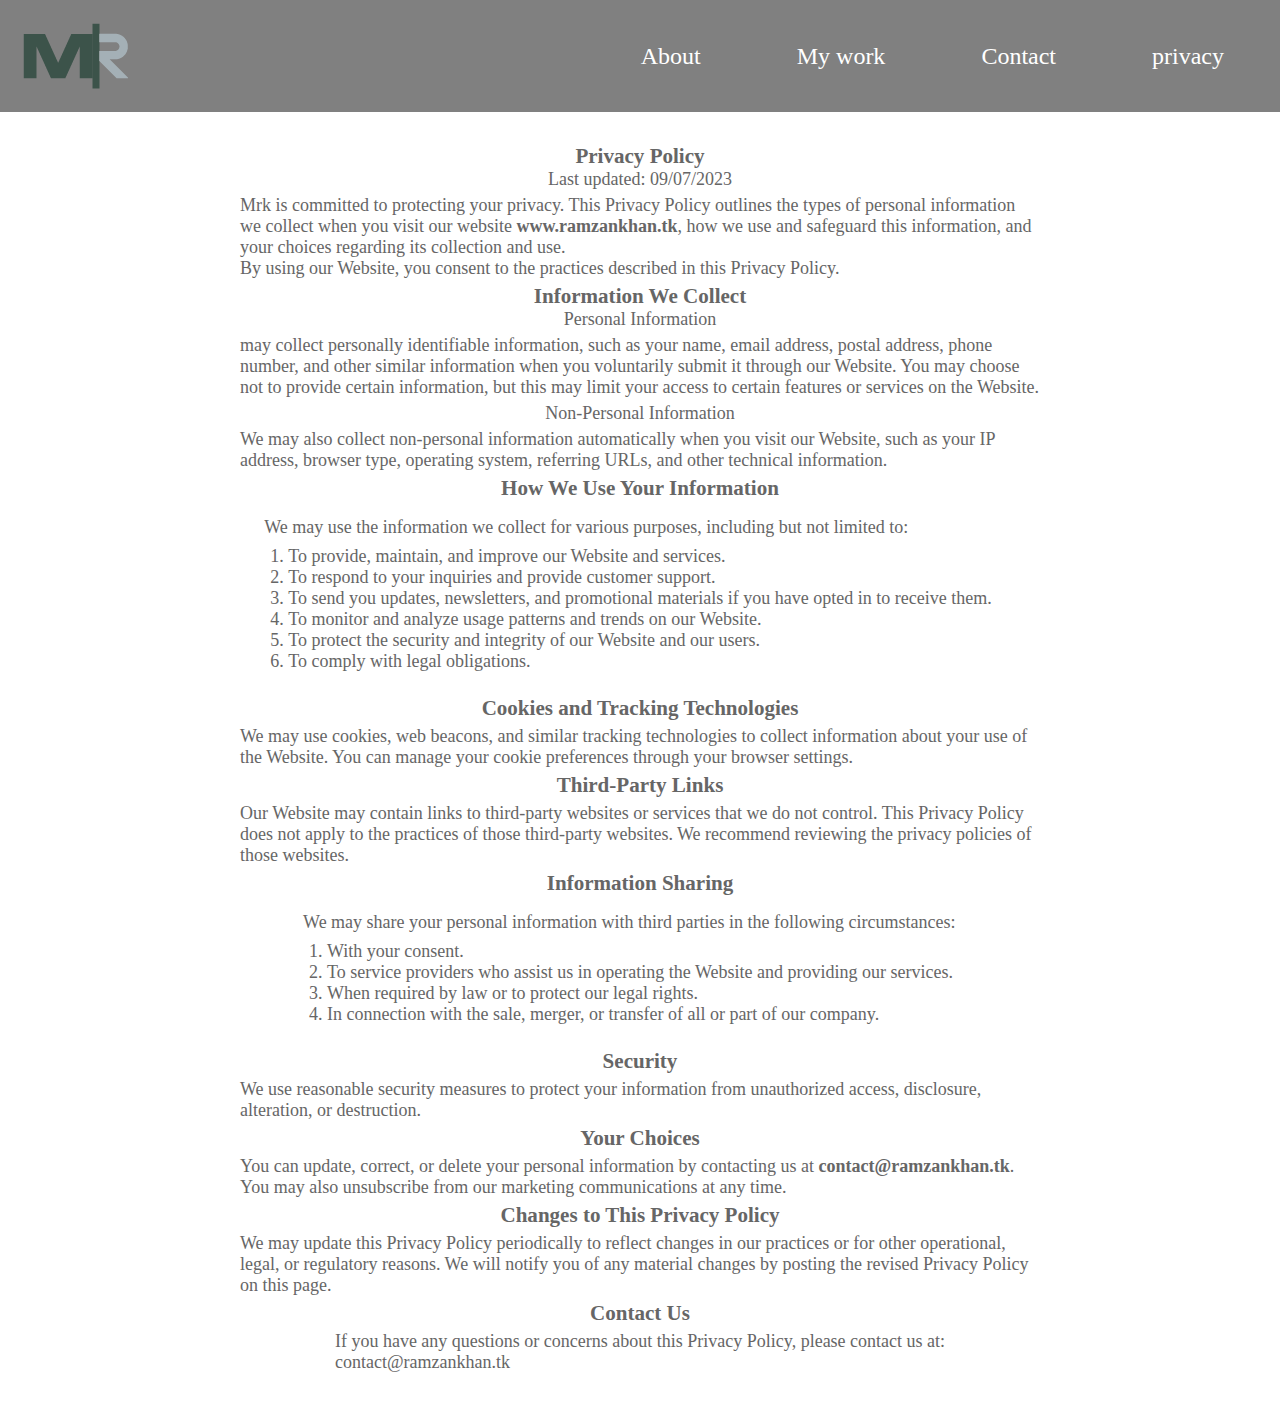
<file: privacy.html>
<!DOCTYPE html>
<html lang="en">

<head>
    <meta charset="UTF-8" />
    <meta http-equiv="X-UA-Compatible" content="IE=edge" />
    <meta name="viewport" content="width=device-width, initial-scale=1.0" />
    <link rel="stylesheet" href="./css/privacy.css" />
    <link rel="stylesheet" href="./css/portfolio.css" />
    <link rel="stylesheet" href="https://cdnjs.cloudflare.com/ajax/libs/font-awesome/4.7.0/css/font-awesome.min.css" />
    <title>MRK</title>
    <link
    rel="shortcut icon"
    href="./image/RamanLogo.png"
    type="image/x-icon"
  />
    <meta property="og:title" content="" />
    <meta property="og:image" content="" />
    <meta property="og:url" content="" />
    <meta property="og:site_name" content="" />
    <meta property="og:description" content="" />
    <meta name="twitter:title" content="" />
    <meta name="twitter:image" content="" />
    <meta name="twitter:url" content="" />
    <meta name="twitter:card" content="" />

    <!-- <link rel="stylesheet" href="https://fontawesome.com/v4/icons/" /> -->

    <meta name="viewport" content="width=device-width, initial-scale=1" />
    <meta name="description" content="final portfolio website" />
    <meta name="keywords"
        content="portfolio, freelancer,Muhammad Ramzan Khan,Ramzan Niazi, Ramzan Khan, portfolio developer, website developer,business card designer" />
    <meta name="author" content="Muhammad Ramzan Khan" />
</head>

<body>
    <nav class="nav">
        <img class="logo" src="./image/RamanLogo.png" alt="logo" onclick="{window.location = 'index.html'}" />
        <ul>
            <li>
                <a href="./index.html?#about">About</a>
            </li>
            <li>
                <a href="./work.html">My work</a>
            </li>
            <li><a href="./index.html?#contact">Contact</a></li>
            <li><a href="#">privacy</a></li>
        </ul>
    </nav>
    <section class="body">
        <div class="center">
            <h3>Privacy Policy</h3>
            <p>Last updated: 09/07/2023</p>
            <p class=" privacy"> Mrk is committed to protecting your privacy. This Privacy Policy outlines the types of
                personal information we collect when you visit our website <b>www.ramzankhan.tk</b>, how we use and
                safeguard this information, and your choices regarding its collection and use.
                <br>
                By using our Website, you consent to the practices described in this Privacy Policy.
            </p>
            <h3>Information We Collect</h3>
            <p>Personal Information</p>
            <p class=" privacy"> may collect personally identifiable information, such as your name, email address,
                postal address, phone
                number, and other similar information when you voluntarily submit it through our Website. You may choose
                not to provide certain information, but this may limit your access to certain features or services on
                the Website.
            </p>
            <p>Non-Personal Information</p>
            <p class=" privacy">
                We may also collect non-personal information automatically when you visit our Website, such as your IP
                address, browser type, operating system, referring URLs, and other technical information.</p>
            <h3>
                How We Use Your Information
            </h3>
            <div class="contant-tab">
                <p>We may use the information we collect for various purposes, including but not limited to:</p>
                <ol>
                    <li>To provide, maintain, and improve our Website and services.</li>
                    <li>To respond to your inquiries and provide customer support.</li>
                    <li>To send you updates, newsletters, and promotional materials if you have opted in to receive
                        them.
                    </li>
                    <li>To monitor and analyze usage patterns and trends on our Website.</li>
                    <li>To protect the security and integrity of our Website and our users.</li>
                    <li>To comply with legal obligations.</li>

                </ol>
            </div>
            <h3>Cookies and Tracking Technologies</h3>
            <p class="privacy">We may use cookies, web beacons, and similar tracking technologies to collect information
                about your use
                of the Website. You can manage your cookie preferences through your browser settings.</p>
            <h3>Third-Party Links</h3>
            <p class="privacy">
                Our Website may contain links to third-party websites or services that we do not control. This Privacy
                Policy does not apply to the practices of those third-party websites. We recommend reviewing the privacy
                policies of those websites.
            </p>
            <h3>
                Information Sharing
            </h3>
            <div class="contant-tab">
                <p>
                    We may share your personal information with third parties in the following circumstances:
                </p>
                <ol>
                    <li>With your consent.</li>
                    <li>To service providers who assist us in operating the Website and providing our services.</li>
                    <li>When required by law or to protect our legal rights.</li>
                    <li>In connection with the sale, merger, or transfer of all or part of our company.</li>

                </ol>
            </div>
            <h3>Security</h3>
            <p class="privacy">We use reasonable security measures to protect your information from unauthorized access,
                disclosure,
                alteration, or destruction.</p>
            <h3>Your Choices</h3>
            <p class="privacy">You can update, correct, or delete your personal information by contacting us at
                <b>contact@ramzankhan.tk</b>. You may also unsubscribe from our marketing communications at any time.
            </p>
            <h3>Changes to This Privacy Policy</h3>
            <p class="privacy">We may update this Privacy Policy periodically to reflect changes in our practices or for
                other
                operational, legal, or regulatory reasons. We will notify you of any material changes by posting the
                revised Privacy Policy on this page.</p>
            <h3>Contact Us</h3>
            <p class="privacy">If you have any questions or concerns about this Privacy Policy, please contact us at:
                <br>contact@ramzankhan.tk
            </p>
        </div>
    </section>
</body>
</file>
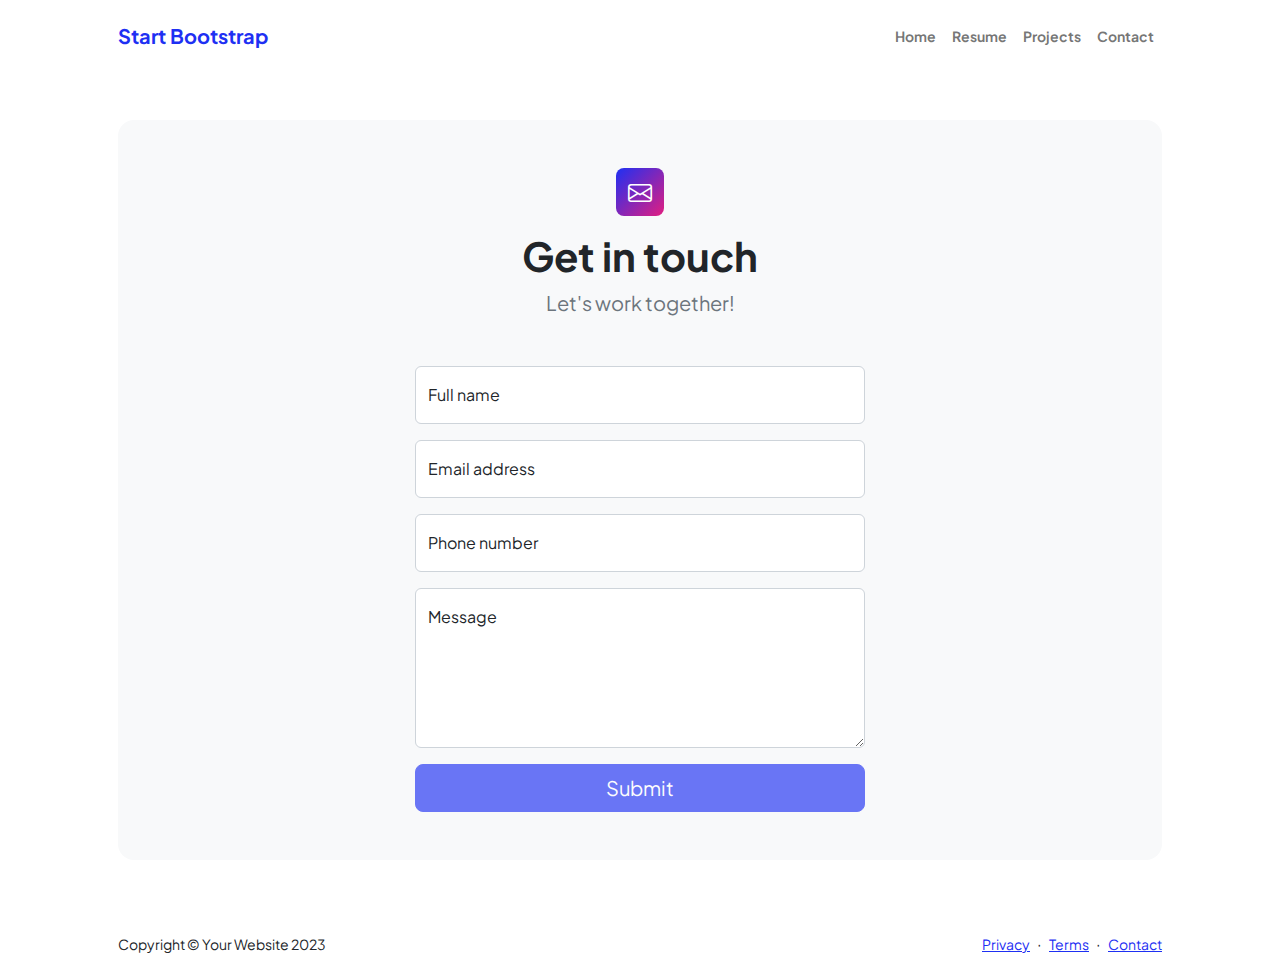
<file: dist/contact.html>
<!DOCTYPE html>
<html lang="en">
    <head>
        <meta charset="utf-8" />
        <meta name="viewport" content="width=device-width, initial-scale=1, shrink-to-fit=no" />
        <meta name="description" content />
        <meta name="author" content />
        <title>Modern Business - Start Bootstrap Template</title>
        <!-- Favicon-->
        <link rel="icon" type="image/x-icon" href="assets/favicon.ico" />
        <!-- Custom Google font-->
        <link rel="preconnect" href="https://fonts.googleapis.com" />
        <link rel="preconnect" href="https://fonts.gstatic.com" crossorigin />
        <link href="https://fonts.googleapis.com/css2?family=Plus+Jakarta+Sans:wght@100;200;300;400;500;600;700;800;900&amp;display=swap" rel="stylesheet" />
        <!-- Bootstrap icons-->
        <link href="https://cdn.jsdelivr.net/npm/bootstrap-icons@1.8.1/font/bootstrap-icons.css" rel="stylesheet" />
        <!-- Core theme CSS (includes Bootstrap)-->
        <link href="css/styles.css" rel="stylesheet" />
    </head>
    <body class="d-flex flex-column">
        <main class="flex-shrink-0">
            <!-- Navigation-->
            <nav class="navbar navbar-expand-lg navbar-light bg-white py-3">
                <div class="container px-5">
                    <a class="navbar-brand" href="index.html"><span class="fw-bolder text-primary">Start Bootstrap</span></a>
                    <button class="navbar-toggler" type="button" data-bs-toggle="collapse" data-bs-target="#navbarSupportedContent" aria-controls="navbarSupportedContent" aria-expanded="false" aria-label="Toggle navigation"><span class="navbar-toggler-icon"></span></button>
                    <div class="collapse navbar-collapse" id="navbarSupportedContent">
                        <ul class="navbar-nav ms-auto mb-2 mb-lg-0 small fw-bolder">
                            <li class="nav-item"><a class="nav-link" href="index.html">Home</a></li>
                            <li class="nav-item"><a class="nav-link" href="resume.html">Resume</a></li>
                            <li class="nav-item"><a class="nav-link" href="projects.html">Projects</a></li>
                            <li class="nav-item"><a class="nav-link" href="contact.html">Contact</a></li>
                        </ul>
                    </div>
                </div>
            </nav>
            <!-- Page content-->
            <section class="py-5">
                <div class="container px-5">
                    <!-- Contact form-->
                    <div class="bg-light rounded-4 py-5 px-4 px-md-5">
                        <div class="text-center mb-5">
                            <div class="feature bg-primary bg-gradient-primary-to-secondary text-white rounded-3 mb-3"><i class="bi bi-envelope"></i></div>
                            <h1 class="fw-bolder">Get in touch</h1>
                            <p class="lead fw-normal text-muted mb-0">Let's work together!</p>
                        </div>
                        <div class="row gx-5 justify-content-center">
                            <div class="col-lg-8 col-xl-6">
                                <!-- * * * * * * * * * * * * * * *-->
                                <!-- * * SB Forms Contact Form * *-->
                                <!-- * * * * * * * * * * * * * * *-->
                                <!-- This form is pre-integrated with SB Forms.-->
                                <!-- To make this form functional, sign up at-->
                                <!-- https://startbootstrap.com/solution/contact-forms-->
                                <!-- to get an API token!-->
                                <form id="contactForm" data-sb-form-api-token="API_TOKEN">
                                    <!-- Name input-->
                                    <div class="form-floating mb-3">
                                        <input class="form-control" id="name" type="text" placeholder="Enter your name..." data-sb-validations="required" />
                                        <label for="name">Full name</label>
                                        <div class="invalid-feedback" data-sb-feedback="name:required">A name is required.</div>
                                    </div>
                                    <!-- Email address input-->
                                    <div class="form-floating mb-3">
                                        <input class="form-control" id="email" type="email" placeholder="name@example.com" data-sb-validations="required,email" />
                                        <label for="email">Email address</label>
                                        <div class="invalid-feedback" data-sb-feedback="email:required">An email is required.</div>
                                        <div class="invalid-feedback" data-sb-feedback="email:email">Email is not valid.</div>
                                    </div>
                                    <!-- Phone number input-->
                                    <div class="form-floating mb-3">
                                        <input class="form-control" id="phone" type="tel" placeholder="(123) 456-7890" data-sb-validations="required" />
                                        <label for="phone">Phone number</label>
                                        <div class="invalid-feedback" data-sb-feedback="phone:required">A phone number is required.</div>
                                    </div>
                                    <!-- Message input-->
                                    <div class="form-floating mb-3">
                                        <textarea class="form-control" id="message" type="text" placeholder="Enter your message here..." style="height: 10rem" data-sb-validations="required"></textarea>
                                        <label for="message">Message</label>
                                        <div class="invalid-feedback" data-sb-feedback="message:required">A message is required.</div>
                                    </div>
                                    <!-- Submit success message-->
                                    <!---->
                                    <!-- This is what your users will see when the form-->
                                    <!-- has successfully submitted-->
                                    <div class="d-none" id="submitSuccessMessage">
                                        <div class="text-center mb-3">
                                            <div class="fw-bolder">Form submission successful!</div>
                                            To activate this form, sign up at
                                            <br />
                                            <a href="https://startbootstrap.com/solution/contact-forms">https://startbootstrap.com/solution/contact-forms</a>
                                        </div>
                                    </div>
                                    <!-- Submit error message-->
                                    <!---->
                                    <!-- This is what your users will see when there is-->
                                    <!-- an error submitting the form-->
                                    <div class="d-none" id="submitErrorMessage"><div class="text-center text-danger mb-3">Error sending message!</div></div>
                                    <!-- Submit Button-->
                                    <div class="d-grid"><button class="btn btn-primary btn-lg disabled" id="submitButton" type="submit">Submit</button></div>
                                </form>
                            </div>
                        </div>
                    </div>
                </div>
            </section>
        </main>
        <!-- Footer-->
        <footer class="bg-white py-4 mt-auto">
            <div class="container px-5">
                <div class="row align-items-center justify-content-between flex-column flex-sm-row">
                    <div class="col-auto"><div class="small m-0">Copyright &copy; Your Website 2023</div></div>
                    <div class="col-auto">
                        <a class="small" href="#!">Privacy</a>
                        <span class="mx-1">&middot;</span>
                        <a class="small" href="#!">Terms</a>
                        <span class="mx-1">&middot;</span>
                        <a class="small" href="#!">Contact</a>
                    </div>
                </div>
            </div>
        </footer>
        <!-- Bootstrap core JS-->
        <script src="https://cdn.jsdelivr.net/npm/bootstrap@5.2.3/dist/js/bootstrap.bundle.min.js"></script>
        <!-- Core theme JS-->
        <script src="js/scripts.js"></script>
        <!-- * * * * * * * * * * * * * * * * * * * * * * * * * * * * * * * * * * * * * * * *-->
        <!-- * *                               SB Forms JS                               * *-->
        <!-- * * Activate your form at https://startbootstrap.com/solution/contact-forms * *-->
        <!-- * * * * * * * * * * * * * * * * * * * * * * * * * * * * * * * * * * * * * * * *-->
        <script src="https://cdn.startbootstrap.com/sb-forms-latest.js"></script>
    </body>
</html>
</file>
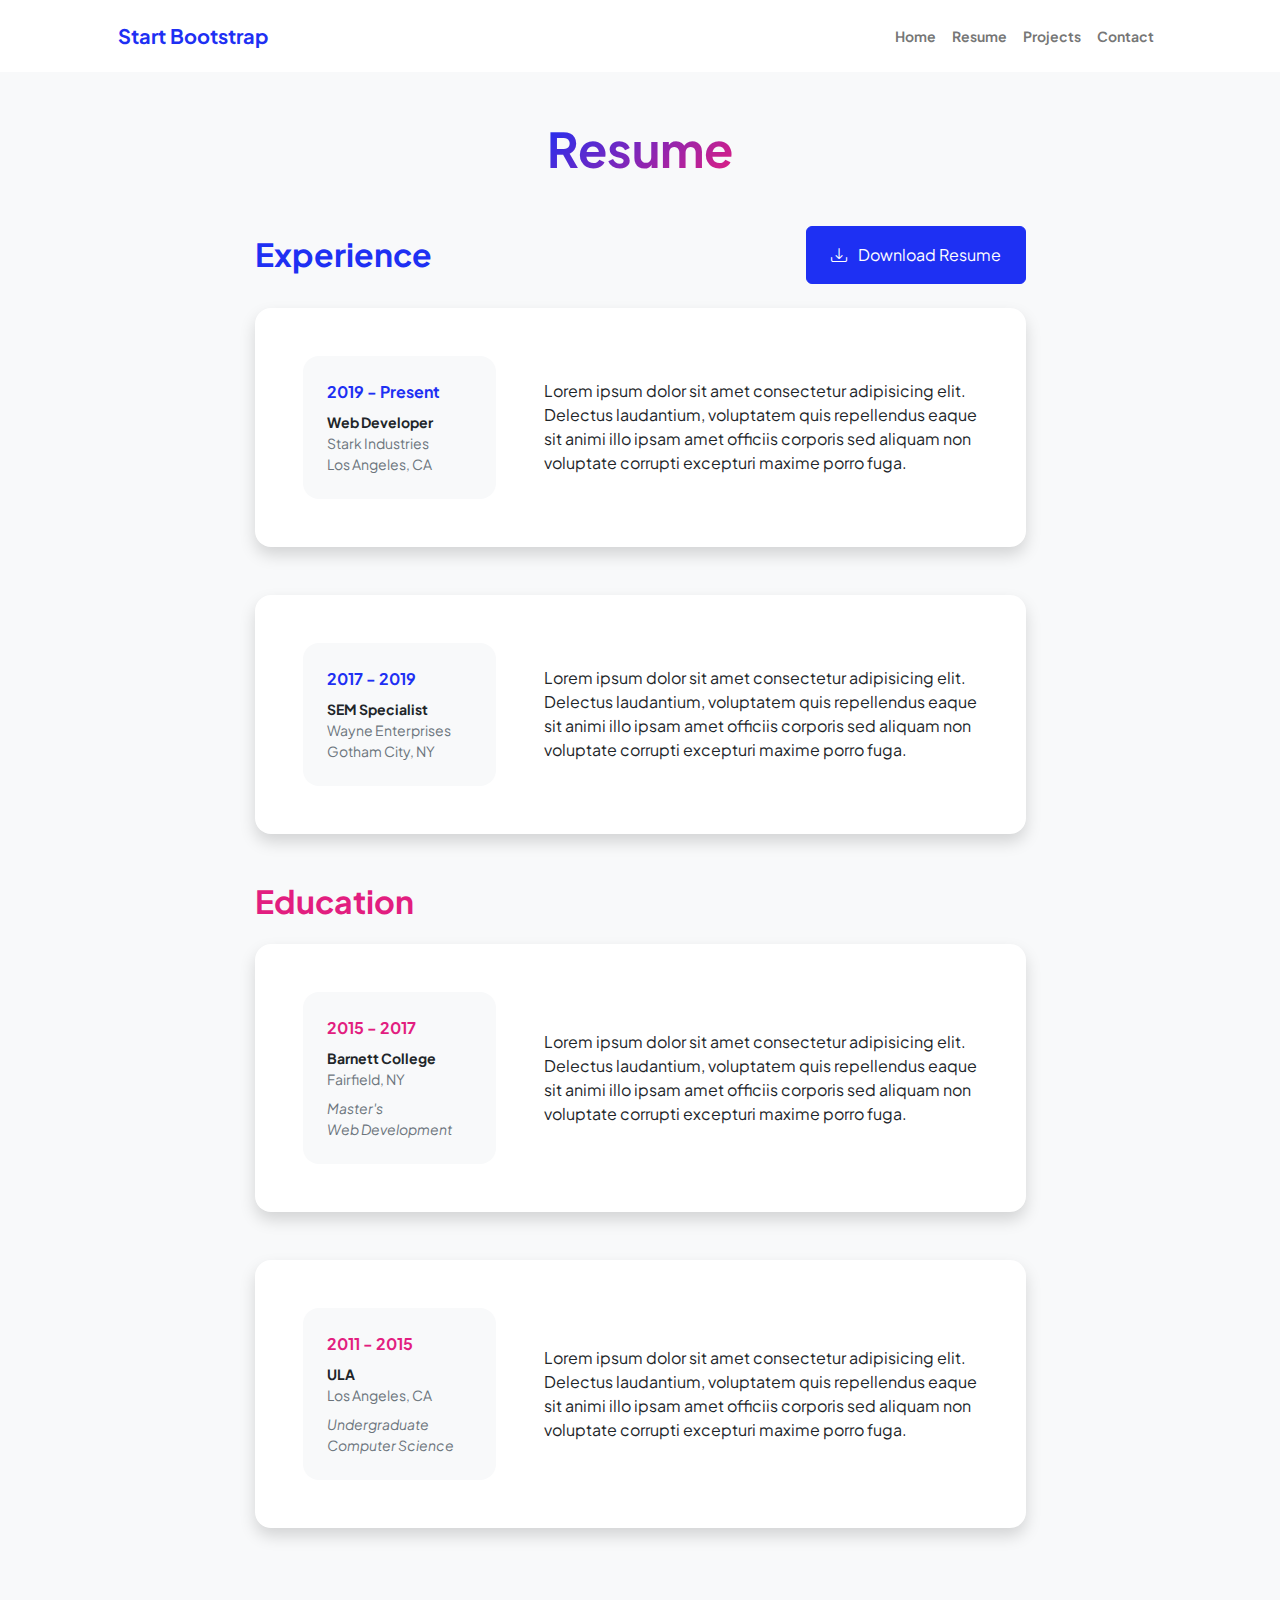
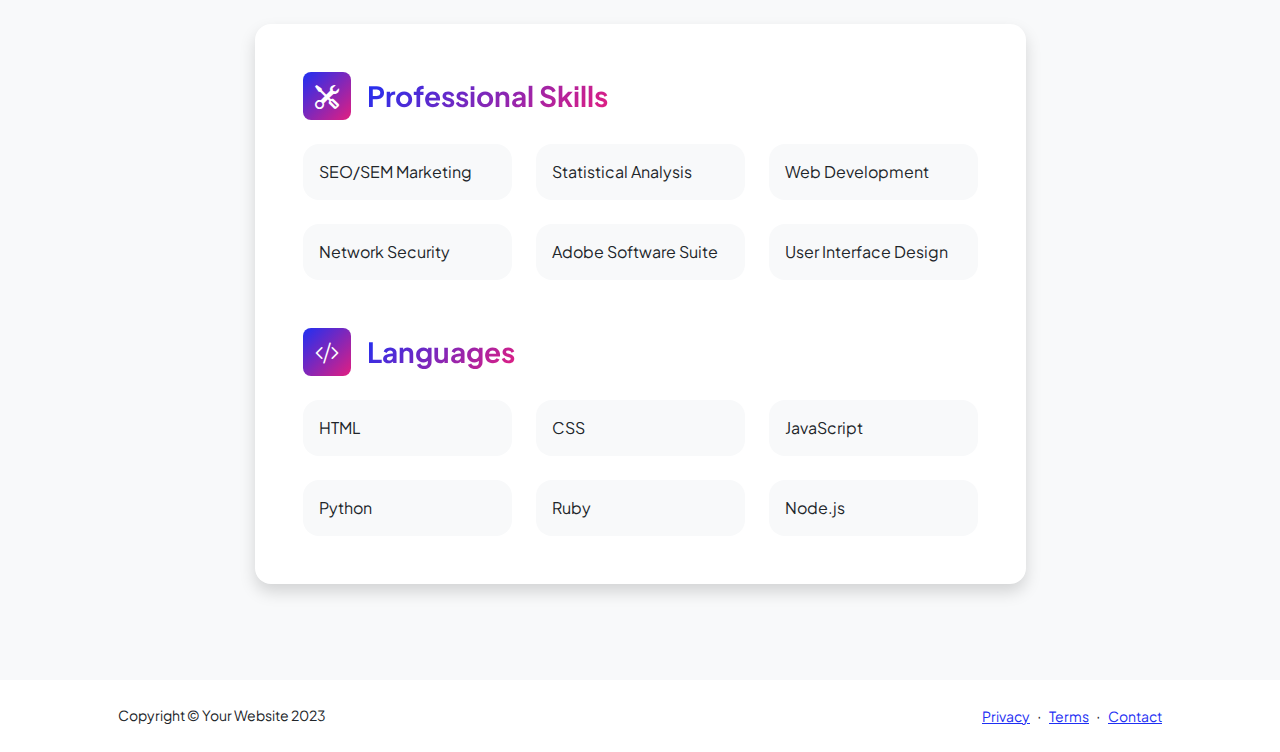
<file: dist/resume.html>
<!DOCTYPE html>
<html lang="en">
    <head>
        <meta charset="utf-8" />
        <meta name="viewport" content="width=device-width, initial-scale=1, shrink-to-fit=no" />
        <meta name="description" content="" />
        <meta name="author" content="" />
        <title>Personal - Start Bootstrap Template</title>
        <!-- Favicon-->
        <link rel="icon" type="image/x-icon" href="assets/favicon.ico" />
        <!-- Custom Google font-->
        <link rel="preconnect" href="https://fonts.googleapis.com" />
        <link rel="preconnect" href="https://fonts.gstatic.com" crossorigin />
        <link href="https://fonts.googleapis.com/css2?family=Plus+Jakarta+Sans:wght@100;200;300;400;500;600;700;800;900&amp;display=swap" rel="stylesheet" />
        <!-- Bootstrap icons-->
        <link href="https://cdn.jsdelivr.net/npm/bootstrap-icons@1.8.1/font/bootstrap-icons.css" rel="stylesheet" />
        <!-- Core theme CSS (includes Bootstrap)-->
        <link href="css/styles.css" rel="stylesheet" />
    </head>
    <body class="d-flex flex-column h-100 bg-light">
        <main class="flex-shrink-0">
            <!-- Navigation-->
            <nav class="navbar navbar-expand-lg navbar-light bg-white py-3">
                <div class="container px-5">
                    <a class="navbar-brand" href="index.html"><span class="fw-bolder text-primary">Start Bootstrap</span></a>
                    <button class="navbar-toggler" type="button" data-bs-toggle="collapse" data-bs-target="#navbarSupportedContent" aria-controls="navbarSupportedContent" aria-expanded="false" aria-label="Toggle navigation"><span class="navbar-toggler-icon"></span></button>
                    <div class="collapse navbar-collapse" id="navbarSupportedContent">
                        <ul class="navbar-nav ms-auto mb-2 mb-lg-0 small fw-bolder">
                            <li class="nav-item"><a class="nav-link" href="index.html">Home</a></li>
                            <li class="nav-item"><a class="nav-link" href="resume.html">Resume</a></li>
                            <li class="nav-item"><a class="nav-link" href="projects.html">Projects</a></li>
                            <li class="nav-item"><a class="nav-link" href="contact.html">Contact</a></li>
                        </ul>
                    </div>
                </div>
            </nav>
            <!-- Page Content-->
            <div class="container px-5 my-5">
                <div class="text-center mb-5">
                    <h1 class="display-5 fw-bolder mb-0"><span class="text-gradient d-inline">Resume</span></h1>
                </div>
                <div class="row gx-5 justify-content-center">
                    <div class="col-lg-11 col-xl-9 col-xxl-8">
                        <!-- Experience Section-->
                        <section>
                            <div class="d-flex align-items-center justify-content-between mb-4">
                                <h2 class="text-primary fw-bolder mb-0">Experience</h2>
                                <!-- Download resume button-->
                                <!-- Note: Set the link href target to a PDF file within your project-->
                                <a class="btn btn-primary px-4 py-3" href="#!">
                                    <div class="d-inline-block bi bi-download me-2"></div>
                                    Download Resume
                                </a>
                            </div>
                            <!-- Experience Card 1-->
                            <div class="card shadow border-0 rounded-4 mb-5">
                                <div class="card-body p-5">
                                    <div class="row align-items-center gx-5">
                                        <div class="col text-center text-lg-start mb-4 mb-lg-0">
                                            <div class="bg-light p-4 rounded-4">
                                                <div class="text-primary fw-bolder mb-2">2019 - Present</div>
                                                <div class="small fw-bolder">Web Developer</div>
                                                <div class="small text-muted">Stark Industries</div>
                                                <div class="small text-muted">Los Angeles, CA</div>
                                            </div>
                                        </div>
                                        <div class="col-lg-8"><div>Lorem ipsum dolor sit amet consectetur adipisicing elit. Delectus laudantium, voluptatem quis repellendus eaque sit animi illo ipsam amet officiis corporis sed aliquam non voluptate corrupti excepturi maxime porro fuga.</div></div>
                                    </div>
                                </div>
                            </div>
                            <!-- Experience Card 2-->
                            <div class="card shadow border-0 rounded-4 mb-5">
                                <div class="card-body p-5">
                                    <div class="row align-items-center gx-5">
                                        <div class="col text-center text-lg-start mb-4 mb-lg-0">
                                            <div class="bg-light p-4 rounded-4">
                                                <div class="text-primary fw-bolder mb-2">2017 - 2019</div>
                                                <div class="small fw-bolder">SEM Specialist</div>
                                                <div class="small text-muted">Wayne Enterprises</div>
                                                <div class="small text-muted">Gotham City, NY</div>
                                            </div>
                                        </div>
                                        <div class="col-lg-8"><div>Lorem ipsum dolor sit amet consectetur adipisicing elit. Delectus laudantium, voluptatem quis repellendus eaque sit animi illo ipsam amet officiis corporis sed aliquam non voluptate corrupti excepturi maxime porro fuga.</div></div>
                                    </div>
                                </div>
                            </div>
                        </section>
                        <!-- Education Section-->
                        <section>
                            <h2 class="text-secondary fw-bolder mb-4">Education</h2>
                            <!-- Education Card 1-->
                            <div class="card shadow border-0 rounded-4 mb-5">
                                <div class="card-body p-5">
                                    <div class="row align-items-center gx-5">
                                        <div class="col text-center text-lg-start mb-4 mb-lg-0">
                                            <div class="bg-light p-4 rounded-4">
                                                <div class="text-secondary fw-bolder mb-2">2015 - 2017</div>
                                                <div class="mb-2">
                                                    <div class="small fw-bolder">Barnett College</div>
                                                    <div class="small text-muted">Fairfield, NY</div>
                                                </div>
                                                <div class="fst-italic">
                                                    <div class="small text-muted">Master's</div>
                                                    <div class="small text-muted">Web Development</div>
                                                </div>
                                            </div>
                                        </div>
                                        <div class="col-lg-8"><div>Lorem ipsum dolor sit amet consectetur adipisicing elit. Delectus laudantium, voluptatem quis repellendus eaque sit animi illo ipsam amet officiis corporis sed aliquam non voluptate corrupti excepturi maxime porro fuga.</div></div>
                                    </div>
                                </div>
                            </div>
                            <!-- Education Card 2-->
                            <div class="card shadow border-0 rounded-4 mb-5">
                                <div class="card-body p-5">
                                    <div class="row align-items-center gx-5">
                                        <div class="col text-center text-lg-start mb-4 mb-lg-0">
                                            <div class="bg-light p-4 rounded-4">
                                                <div class="text-secondary fw-bolder mb-2">2011 - 2015</div>
                                                <div class="mb-2">
                                                    <div class="small fw-bolder">ULA</div>
                                                    <div class="small text-muted">Los Angeles, CA</div>
                                                </div>
                                                <div class="fst-italic">
                                                    <div class="small text-muted">Undergraduate</div>
                                                    <div class="small text-muted">Computer Science</div>
                                                </div>
                                            </div>
                                        </div>
                                        <div class="col-lg-8"><div>Lorem ipsum dolor sit amet consectetur adipisicing elit. Delectus laudantium, voluptatem quis repellendus eaque sit animi illo ipsam amet officiis corporis sed aliquam non voluptate corrupti excepturi maxime porro fuga.</div></div>
                                    </div>
                                </div>
                            </div>
                        </section>
                        <!-- Divider-->
                        <div class="pb-5"></div>
                        <!-- Skills Section-->
                        <section>
                            <!-- Skillset Card-->
                            <div class="card shadow border-0 rounded-4 mb-5">
                                <div class="card-body p-5">
                                    <!-- Professional skills list-->
                                    <div class="mb-5">
                                        <div class="d-flex align-items-center mb-4">
                                            <div class="feature bg-primary bg-gradient-primary-to-secondary text-white rounded-3 me-3"><i class="bi bi-tools"></i></div>
                                            <h3 class="fw-bolder mb-0"><span class="text-gradient d-inline">Professional Skills</span></h3>
                                        </div>
                                        <div class="row row-cols-1 row-cols-md-3 mb-4">
                                            <div class="col mb-4 mb-md-0"><div class="d-flex align-items-center bg-light rounded-4 p-3 h-100">SEO/SEM Marketing</div></div>
                                            <div class="col mb-4 mb-md-0"><div class="d-flex align-items-center bg-light rounded-4 p-3 h-100">Statistical Analysis</div></div>
                                            <div class="col"><div class="d-flex align-items-center bg-light rounded-4 p-3 h-100">Web Development</div></div>
                                        </div>
                                        <div class="row row-cols-1 row-cols-md-3">
                                            <div class="col mb-4 mb-md-0"><div class="d-flex align-items-center bg-light rounded-4 p-3 h-100">Network Security</div></div>
                                            <div class="col mb-4 mb-md-0"><div class="d-flex align-items-center bg-light rounded-4 p-3 h-100">Adobe Software Suite</div></div>
                                            <div class="col"><div class="d-flex align-items-center bg-light rounded-4 p-3 h-100">User Interface Design</div></div>
                                        </div>
                                    </div>
                                    <!-- Languages list-->
                                    <div class="mb-0">
                                        <div class="d-flex align-items-center mb-4">
                                            <div class="feature bg-primary bg-gradient-primary-to-secondary text-white rounded-3 me-3"><i class="bi bi-code-slash"></i></div>
                                            <h3 class="fw-bolder mb-0"><span class="text-gradient d-inline">Languages</span></h3>
                                        </div>
                                        <div class="row row-cols-1 row-cols-md-3 mb-4">
                                            <div class="col mb-4 mb-md-0"><div class="d-flex align-items-center bg-light rounded-4 p-3 h-100">HTML</div></div>
                                            <div class="col mb-4 mb-md-0"><div class="d-flex align-items-center bg-light rounded-4 p-3 h-100">CSS</div></div>
                                            <div class="col"><div class="d-flex align-items-center bg-light rounded-4 p-3 h-100">JavaScript</div></div>
                                        </div>
                                        <div class="row row-cols-1 row-cols-md-3">
                                            <div class="col mb-4 mb-md-0"><div class="d-flex align-items-center bg-light rounded-4 p-3 h-100">Python</div></div>
                                            <div class="col mb-4 mb-md-0"><div class="d-flex align-items-center bg-light rounded-4 p-3 h-100">Ruby</div></div>
                                            <div class="col"><div class="d-flex align-items-center bg-light rounded-4 p-3 h-100">Node.js</div></div>
                                        </div>
                                    </div>
                                </div>
                            </div>
                        </section>
                    </div>
                </div>
            </div>
        </main>
        <!-- Footer-->
        <footer class="bg-white py-4 mt-auto">
            <div class="container px-5">
                <div class="row align-items-center justify-content-between flex-column flex-sm-row">
                    <div class="col-auto"><div class="small m-0">Copyright &copy; Your Website 2023</div></div>
                    <div class="col-auto">
                        <a class="small" href="#!">Privacy</a>
                        <span class="mx-1">&middot;</span>
                        <a class="small" href="#!">Terms</a>
                        <span class="mx-1">&middot;</span>
                        <a class="small" href="#!">Contact</a>
                    </div>
                </div>
            </div>
        </footer>
        <!-- Bootstrap core JS-->
        <script src="https://cdn.jsdelivr.net/npm/bootstrap@5.2.3/dist/js/bootstrap.bundle.min.js"></script>
        <!-- Core theme JS-->
        <script src="js/scripts.js"></script>
    </body>
</html>
</file>
<file: css/portfolio.css>
* {
  margin: 0%;
  padding: 0%;
  font-family: Georgia, "Times New Roman", Times, serif;
}

body {
  width: auto;
  margin: auto;
}

.body {
  margin: auto;
  max-width: 1750px;
}

h1 {
  color: #666666;
  font-size: 30px;
}

p {
  color: #666666;
}

.nav {
  padding: 0.5rem;
  background-color: gray;
  display: flex;
  justify-content: space-between;
  align-items: center;
}

.logo {
  margin: 15px;
}

.logo:hover {
  cursor: pointer;
}

.nav>ul {
  display: flex;
  justify-content: flex-end;
  list-style: none;
  font-size: 24px;
}

.nav>ul>li {
  padding: 0.5rem;
}

.nav>ul>li>a {
  text-decoration: none;
  color: white;
  margin: 0 2rem;
  padding: 0.5rem;
}

.nav>ul>li>a:hover {
  background-color: aliceblue;
  opacity: 50%;
  border-radius: 5px;
  color: darkslategray;
}

.hero {
  background-color: white;
  display: flex;
  justify-content: space-between;
  align-items: center;
  color: #666666;
}

.hero>figure>img {
  height: auto;
  max-width: 100%;
  min-width: 100px;
  display: block;
  filter: grayscale(60%);
}

.intro {
  margin: 1.5rem;

  min-width: 261px;
}

.intro>p {
  padding: 0.5rem;
  font-size: 1rem;
  max-width: 390px;
}

.icons {
  display: flex;
  align-items: center;
  color: #000;
  font-size: 26px;
  gap: 15px;
}

.icons>a>i:hover {
  color: #1aca29;
  cursor: pointer;
}

.icons>a>i {
  padding: 5px;
}

.icons>a {
  color: #000;
}

.fiverr:hover {
  fill: #1aca29;
}

.education {
  display: flex;
  margin: 5%;
  justify-content: center;
}

.education>h1 {
  font-size: 30px;
}

.project {
  display: flex;
  margin: 5%;
  flex-direction: column;
  color: #666666;
}

.project-info {
  margin: auto;
  text-align: center;
  color: #030303;
}

.project-info>p {
  margin: 3%;
  color: #666666;
  text-align: center;
  max-width: 700px;
}

.contact-link {
  color: #666666;
  list-style: none;
}

.project-info-details {
  padding: 5%;
}

.contact {
  display: flex;
  margin: 5%;
  flex-direction: column;
}

.contact-info {
  margin: auto;

  text-align: center;
}

.contact-info-detail {
  margin: 3%;
  font-size: 20px;
  width: 350px;
}

.contact-info>p {
  padding: 10px;
}

.contact>h1 {
  font-size: 30px;
}

.business-card {
  display: flex;
  margin: 5%;
  flex-direction: column;
  justify-self: center;
  align-items: center;
  flex-wrap: wrap;
  
}

.sample-work {
  margin: 3%;
  display: flex;
  justify-content: space-between;
}

.product-card {
  width: 190px;
  height: auto;
  background: white;
  border-radius: 10px;
  transition: border-radius 0.5s cubic-bezier(0.175, 0.885, 0.32, 1.275);
  padding: 0.5rem;
  width: min-content;

  box-shadow: inset 0 -3em 3em rgba(0, 0, 0, 0.1), 0 0 0 2px rgb(190, 190, 190),
    0.3em 0.3em 1em rgba(0, 0, 0, 0.3);
  margin: 0 .5rem;
  display: flex;
  flex-direction: column;
  align-items: center;
  font-family: Georgia, "Times New Roman", Times, serif;
  color: #6666;
}

.product-card>img {
  max-height: 30vh;
  max-width: 38vh;
  border-radius: 5px;
}

.btn {
  margin: 0.5rem;
  font-size: 0.8rem;
}

.btn-a {
  display: block;
  background-color: #38c54b !important;
  border: none;
  margin: 0.3rem auto;
  background-color: transparent !;
  padding: 0.5rem;
  width: 15rem;
  color: white;
  text-align: center;
  border-radius: 10px;
  font-weight: bold;
  cursor: pointer;
  text-decoration: none;
}

.btn-a:hover {
  background-color: #ff0004;
}

@media only screen and (max-width: 650px) {
  .ul {
    width: 22rem;
  }
}

@media only screen and (max-width: 470px) {
  .ul {
    width: 12rem;
  }

  .nav {
    width: 70wh;
  }

  .logo {
    width: 70px;
    height: auto;
  }

  .nav>ul {
    justify-content: space-around;
    font-size: 12px;
  }

  .nav>ul>li>a {
    text-decoration: none;
    color: white;
    margin: 0 0.2rem;
    padding: 0.2rem;
  }

  .hero>figure {
    display: flex;
    flex-direction: column;
    height: 35vh;
    position: relative;
    left: -83px;
    clip-path: inset(0 0px 0 90px);
  }

  .hero>figure>img {
    height: auto;
    max-width: 100%;
    min-width: 260px;
    object-position: 20px 0;
    filter: grayscale(60%);
  }
  .intro{
    margin: 1rem ;
  }
  .hero-container{
    margin-right: 20px;
  }
  h1 {
    font-size: 20px;
  }
  .sample-work{
    flex-direction: column;
  }
  .product-card{
    margin: 0.4rem 0;
  }
  .icons{
    margin-top: 1rem;
  }
}
</file>
<file: stylesheet.css>
*{
    margin: 0%;
    padding: 0%;
}
body{
    
    background: radial-gradient( rgb(212, 24, 24), rgb(38, 219, 180));
}
.container{
    height: 99.5vh;
    display: flex;
}
.ul{
    margin: auto;
    list-style: none;
width: 30rem;
   text-align: center;
}
.ul li a{
    color: black;
    text-decoration: none;
}
.ul li{
    margin: 5px;
    padding:10px 0px;
    background-color: aliceblue;
    border:1px solid aliceblue ; 
    border-radius: 20px;
    width: 5wh;
    font-size: 22px;
}
.ul li:hover{
    border:1px solid antiquewhite ; 
    background-color: antiquewhite;
}
@media only screen and (max-width: 650px) {
    .ul {
        width: 22rem;
    }
}
@media only screen and (max-width: 400px) {
    body {
        width: 400px;
        background-color: brown;
    }
    .nav{
        width: 400px;
    }
}
</file>
<file: css/privacy.css>
.center {
    display: flex;
    flex-direction: column;
    margin: auto;
    /* border: #1aca29 solid 2px; */
    align-items: center;
    font-size: large;
    margin-bottom: 2rem;
    margin-top: 2rem;
    color: #666666
}


.privacy{
    margin: 5px 15rem;
  }
  .contant-tab{
    margin :1rem .5rem ;
    
  }
  .contant-tab>ol{
    padding: .5rem 1.5rem;
  }
</file>
